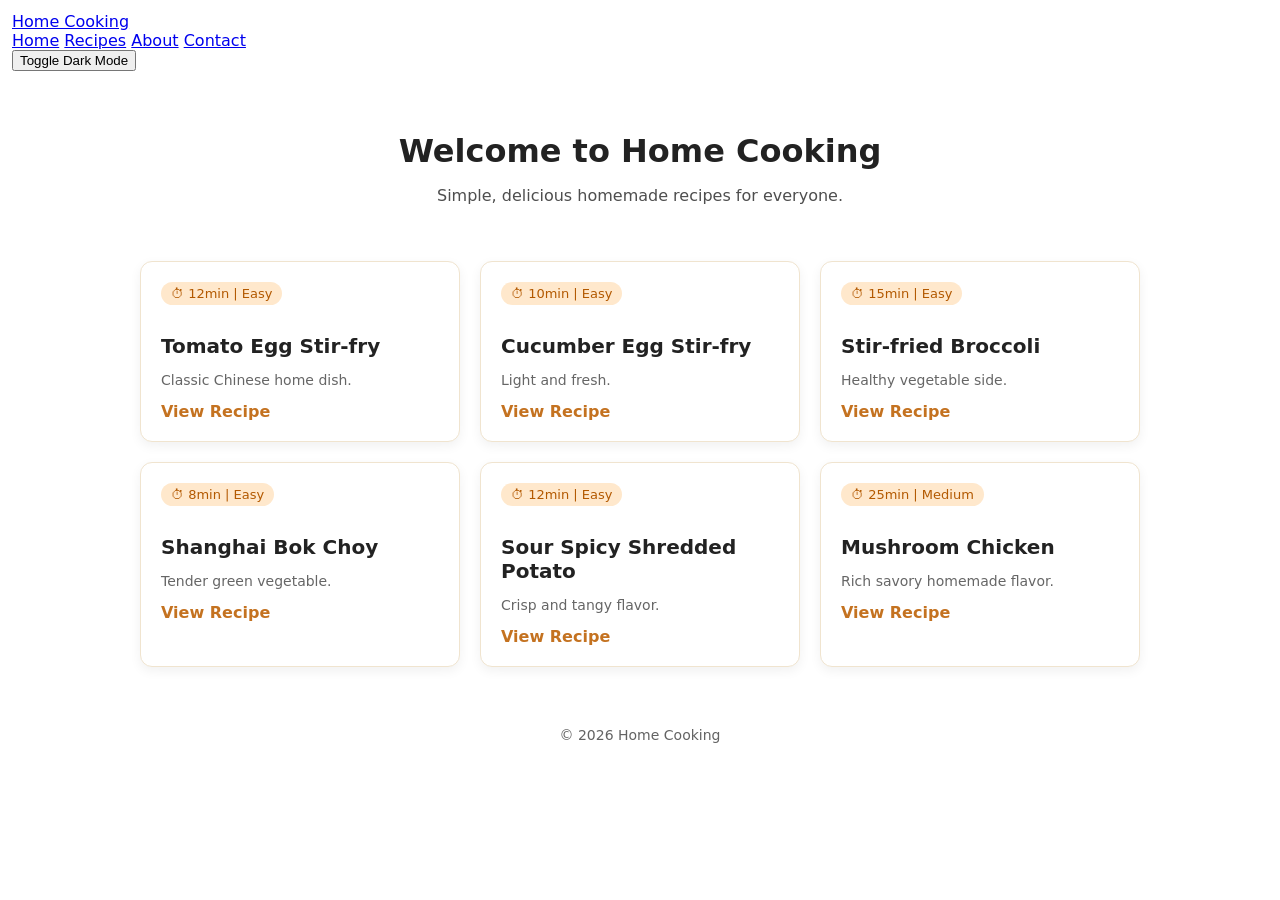
<file: index.html>
<!DOCTYPE html>
<html lang="en">
<head>
    <meta charset="UTF-8">
    <meta name="viewport" content="width=device-width, initial-scale=1.0">
    <title>Home Cooking</title>
    <link rel="stylesheet" href="css/style.css">
</head>
<body>
    <header>
        <nav>
            <a href="index.html" class="logo">Home Cooking</a>
            <div class="nav-links">
                <a href="index.html">Home</a>
                <a href="recipes.html">Recipes</a>
                <a href="about.html">About</a>
                <a href="contact.html">Contact</a>
            </div>
            <button id="theme-toggle">Toggle Dark Mode</button>
        </nav>
    </header>

    <main>
        <div class="hero">
            <h1>Welcome to Home Cooking</h1>
            <p>Simple, delicious homemade recipes for everyone.</p>
        </div>

        <div class="card-grid">
            <div class="recipe-card">
                <div class="card-content">
                    <span class="tag">⏱ 12min | Easy</span>
                    <h2>Tomato Egg Stir-fry</h2>
                    <p>Classic Chinese home dish.</p>
                    <a href="recipes.html">View Recipe</a>
                </div>
            </div>
            <div class="recipe-card">
                <div class="card-content">
                    <span class="tag">⏱ 10min | Easy</span>
                    <h2>Cucumber Egg Stir-fry</h2>
                    <p>Light and fresh.</p>
                    <a href="recipes.html">View Recipe</a>
                </div>
            </div>
            <div class="recipe-card">
                <div class="card-content">
                    <span class="tag">⏱ 15min | Easy</span>
                    <h2>Stir-fried Broccoli</h2>
                    <p>Healthy vegetable side.</p>
                    <a href="recipes.html">View Recipe</a>
                </div>
            </div>
            <div class="recipe-card">
                <div class="card-content">
                    <span class="tag">⏱ 8min | Easy</span>
                    <h2>Shanghai Bok Choy</h2>
                    <p>Tender green vegetable.</p>
                    <a href="recipes.html">View Recipe</a>
                </div>
            </div>
            <div class="recipe-card">
                <div class="card-content">
                    <span class="tag">⏱ 12min | Easy</span>
                    <h2>Sour Spicy Shredded Potato</h2>
                    <p>Crisp and tangy flavor.</p>
                    <a href="recipes.html">View Recipe</a>
                </div>
            </div>
            <div class="recipe-card">
                <div class="card-content">
                    <span class="tag">⏱ 25min | Medium</span>
                    <h2>Mushroom Chicken</h2>
                    <p>Rich savory homemade flavor.</p>
                    <a href="recipes.html">View Recipe</a>
                </div>
            </div>
        </div>
    </main>

    <footer>
        &copy; 2026 Home Cooking
    </footer>
    <script src="js/script.js"></script>
</body>
</html>
</file>
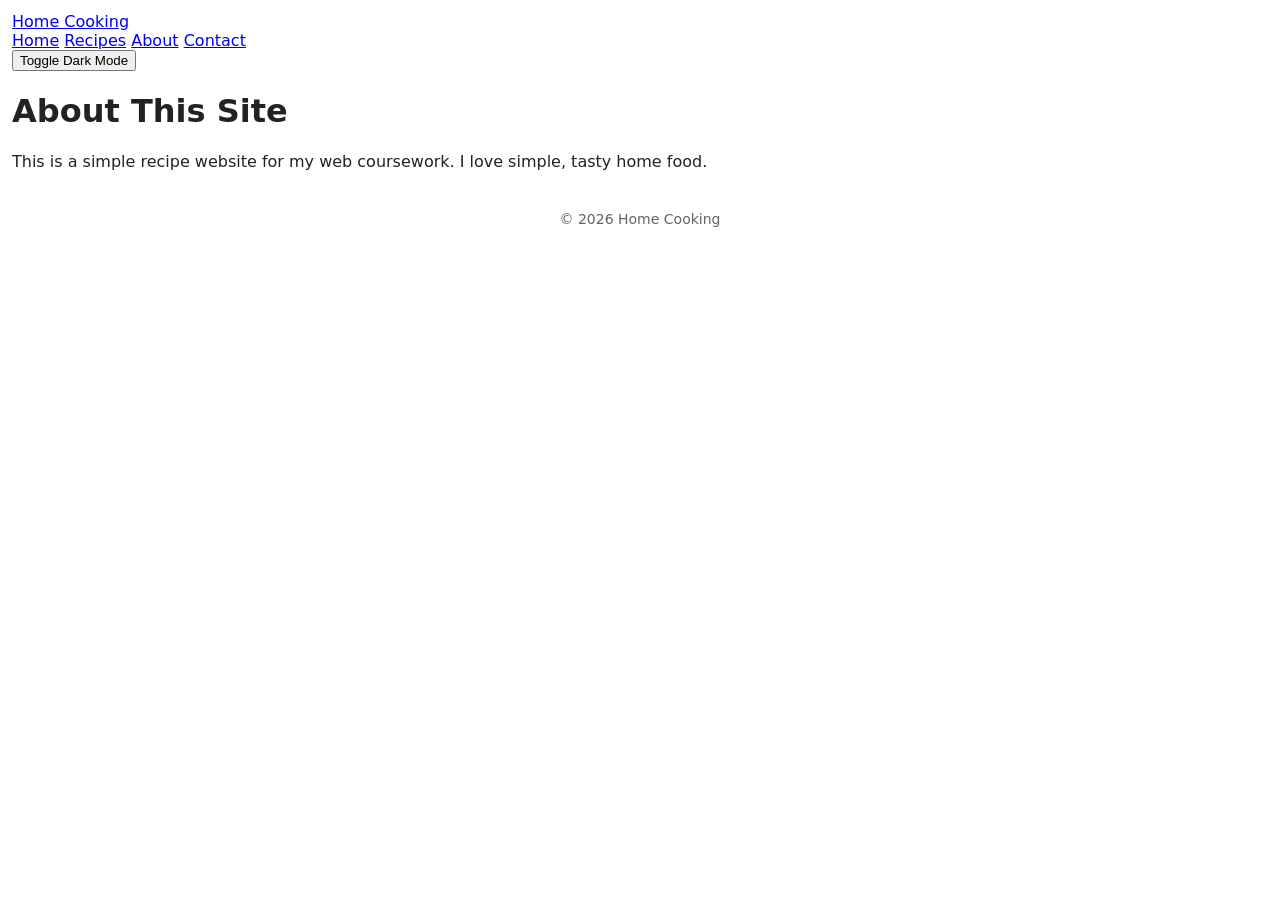
<file: about.html>
<!DOCTYPE html>
<html lang="en">
<head>
    <meta charset="UTF-8">
    <meta name="viewport" content="width=device-width, initial-scale=1.0">
    <title>About | Home Cooking</title>
    <link rel="stylesheet" href="css/style.css">
</head>
<body>
    <header>
        <nav>
            <a href="index.html" class="logo">Home Cooking</a>
            <div class="nav-links">
                <a href="index.html">Home</a>
                <a href="recipes.html">Recipes</a>
                <a href="about.html">About</a>
                <a href="contact.html">Contact</a>
            </div>
            <button id="theme-toggle">Toggle Dark Mode</button>
        </nav>
    </header>
    <main>
        <h1>About This Site</h1>
        <p>This is a simple recipe website for my web coursework. I love simple, tasty home food.</p>
    </main>
    <footer>
        <p>© 2026 Home Cooking</p>
    </footer>
    <script src="js/script.js"></script>
</body>
</html>
</file>
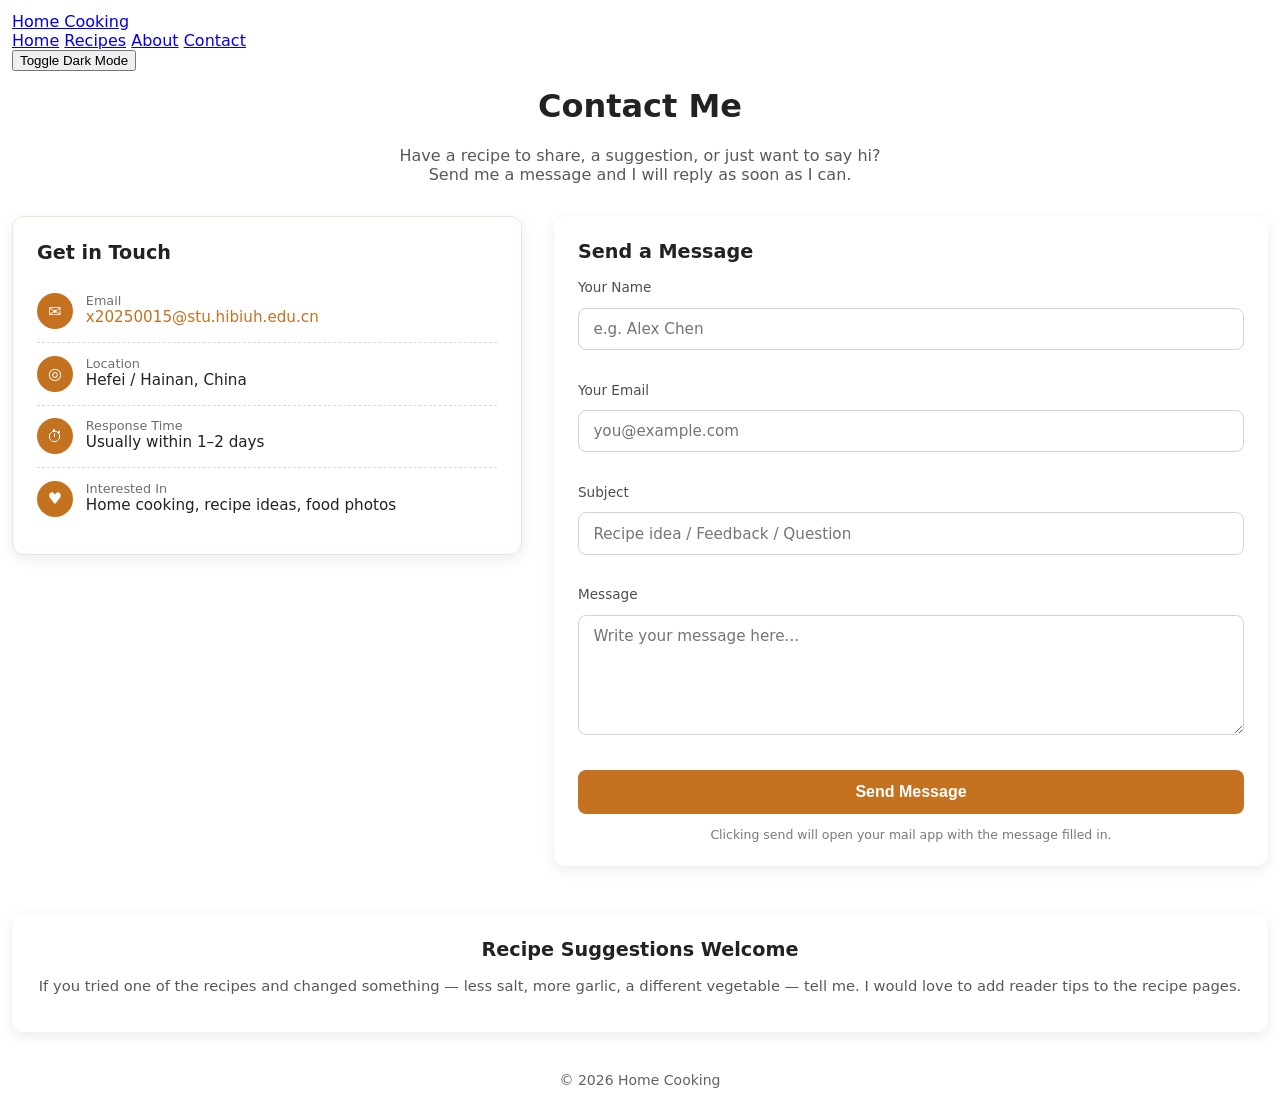
<file: contact.html>
<!DOCTYPE html>
<html lang="en">
<head>
    <meta charset="UTF-8">
    <meta name="viewport" content="width=device-width, initial-scale=1.0">
    <title>Contact | Home Cooking</title>
    <link rel="stylesheet" href="css/style.css">
    <style>
        /* 仅 contact 页面使用的样式，复用全局变量，不影响其他页面 */
        .contact-hero {
            text-align: center;
            padding: 1rem 0 2rem;
        }
        .contact-hero h1 {
            margin-top: 0;
            font-size: 2rem;
        }
        .contact-hero p {
            opacity: 0.75;
            max-width: 520px;
            margin: 0 auto;
        }

        .contact-wrap {
            display: grid;
            grid-template-columns: 1fr 1.4fr;
            gap: 2rem;
            align-items: start;
            margin-bottom: 3rem;
        }

        .info-card {
            background: var(--card-bg);
            border-radius: 12px;
            padding: 1.5rem;
            box-shadow: 0 4px 14px rgba(0, 0, 0, 0.08);
        }

        .info-card h2 {
            margin-top: 0;
            font-size: 1.2rem;
        }

        .info-item {
            display: flex;
            align-items: flex-start;
            gap: 0.8rem;
            padding: 0.8rem 0;
            border-bottom: 1px dashed rgba(128, 128, 128, 0.3);
        }
        .info-item:last-child {
            border-bottom: none;
        }

        .info-icon {
            width: 36px;
            height: 36px;
            flex: 0 0 36px;
            display: flex;
            align-items: center;
            justify-content: center;
            border-radius: 50%;
            background: var(--primary);
            color: #fff;
            font-size: 1rem;
        }

        .info-label {
            font-size: 0.8rem;
            opacity: 0.65;
        }

        .info-value {
            font-size: 0.95rem;
            word-break: break-all;
        }
        .info-value a {
            color: var(--primary);
            text-decoration: none;
        }
        .info-value a:hover {
            text-decoration: underline;
        }

        .contact-form {
            background: var(--card-bg);
            border-radius: 12px;
            padding: 1.5rem;
            box-shadow: 0 4px 14px rgba(0, 0, 0, 0.08);
        }

        .contact-form h2 {
            margin-top: 0;
            font-size: 1.2rem;
        }

        .form-group {
            margin-bottom: 1.1rem;
        }

        .form-group label {
            display: block;
            font-size: 0.85rem;
            margin-bottom: 0.4rem;
            opacity: 0.8;
        }

        .form-group input,
        .form-group textarea {
            width: 100%;
            padding: 0.7rem 0.9rem;
            border: 1px solid rgba(128, 128, 128, 0.35);
            border-radius: 8px;
            background: var(--bg-color);
            color: var(--text-color);
            font-family: inherit;
            font-size: 0.95rem;
            outline: none;
            transition: border-color 0.2s, box-shadow 0.2s;
        }

        .form-group input:focus,
        .form-group textarea:focus {
            border-color: var(--primary);
            box-shadow: 0 0 0 3px rgba(230, 126, 34, 0.18);
        }

        .form-group textarea {
            resize: vertical;
            min-height: 120px;
        }

        .submit-btn {
            width: 100%;
            padding: 0.8rem;
            border: none;
            border-radius: 8px;
            background: var(--primary);
            color: #fff;
            font-size: 1rem;
            font-weight: bold;
            cursor: pointer;
            transition: opacity 0.2s, transform 0.15s;
        }
        .submit-btn:hover {
            opacity: 0.9;
        }
        .submit-btn:active {
            transform: scale(0.98);
        }

        .form-hint {
            font-size: 0.78rem;
            opacity: 0.6;
            text-align: center;
            margin-top: 0.8rem;
        }

        .contact-extra {
            text-align: center;
            padding: 1.5rem;
            border-radius: 12px;
            background: var(--card-bg);
            box-shadow: 0 4px 14px rgba(0, 0, 0, 0.08);
        }
        .contact-extra h2 {
            margin-top: 0;
            font-size: 1.2rem;
        }
        .contact-extra p {
            opacity: 0.75;
            font-size: 0.92rem;
        }

        @media (max-width: 760px) {
            .contact-wrap {
                grid-template-columns: 1fr;
                gap: 1.2rem;
            }
        }
    </style>
</head>
<body>
    <header>
        <nav>
            <a href="index.html" class="logo">Home Cooking</a>
            <div class="nav-links">
                <a href="index.html">Home</a>
                <a href="recipes.html">Recipes</a>
                <a href="about.html">About</a>
                <a href="contact.html">Contact</a>
            </div>
            <button id="theme-toggle">Toggle Dark Mode</button>
        </nav>
    </header>

    <main>
        <div class="contact-hero">
            <h1>Contact Me</h1>
            <p>Have a recipe to share, a suggestion, or just want to say hi? Send me a message and I will reply as soon as I can.</p>
        </div>

        <div class="contact-wrap">
            <!-- 左侧联系信息 -->
            <aside class="info-card">
                <h2>Get in Touch</h2>

                <div class="info-item">
                    <div class="info-icon">✉</div>
                    <div>
                        <div class="info-label">Email</div>
                        <div class="info-value">
                            <a href="mailto:x20250015@stu.hibiuh.edu.cn">x20250015@stu.hibiuh.edu.cn</a>
                        </div>
                    </div>
                </div>

                <div class="info-item">
                    <div class="info-icon">◎</div>
                    <div>
                        <div class="info-label">Location</div>
                        <div class="info-value">Hefei / Hainan, China</div>
                    </div>
                </div>

                <div class="info-item">
                    <div class="info-icon">⏱</div>
                    <div>
                        <div class="info-label">Response Time</div>
                        <div class="info-value">Usually within 1–2 days</div>
                    </div>
                </div>

                <div class="info-item">
                    <div class="info-icon">♥</div>
                    <div>
                        <div class="info-label">Interested In</div>
                        <div class="info-value">Home cooking, recipe ideas, food photos</div>
                    </div>
                </div>
            </aside>

            <!-- 右侧表单 -->
            <section class="contact-form">
                <h2>Send a Message</h2>
                <form action="mailto:x20250015@stu.hibiuh.edu.cn" method="GET" enctype="text/plain">
                    <div class="form-group">
                        <label for="name">Your Name</label>
                        <input type="text" id="name" name="name" placeholder="e.g. Alex Chen" required>
                    </div>
                    <div class="form-group">
                        <label for="email">Your Email</label>
                        <input type="email" id="email" name="email" placeholder="you@example.com" required>
                    </div>
                    <div class="form-group">
                        <label for="subject">Subject</label>
                        <input type="text" id="subject" name="subject" placeholder="Recipe idea / Feedback / Question" required>
                    </div>
                    <div class="form-group">
                        <label for="message">Message</label>
                        <textarea id="message" name="body" placeholder="Write your message here..." required></textarea>
                    </div>
                    <button type="submit" class="submit-btn">Send Message</button>
                    <div class="form-hint">Clicking send will open your mail app with the message filled in.</div>
                </form>
            </section>
        </div>

        <!-- 底部补充区块 -->
        <section class="contact-extra">
            <h2>Recipe Suggestions Welcome</h2>
            <p>If you tried one of the recipes and changed something — less salt, more garlic, a different vegetable — tell me. I would love to add reader tips to the recipe pages.</p>
        </section>
    </main>

    <footer>
        &copy; 2026 Home Cooking
    </footer>
    <script src="js/script.js"></script>
</body>
</html>
</file>
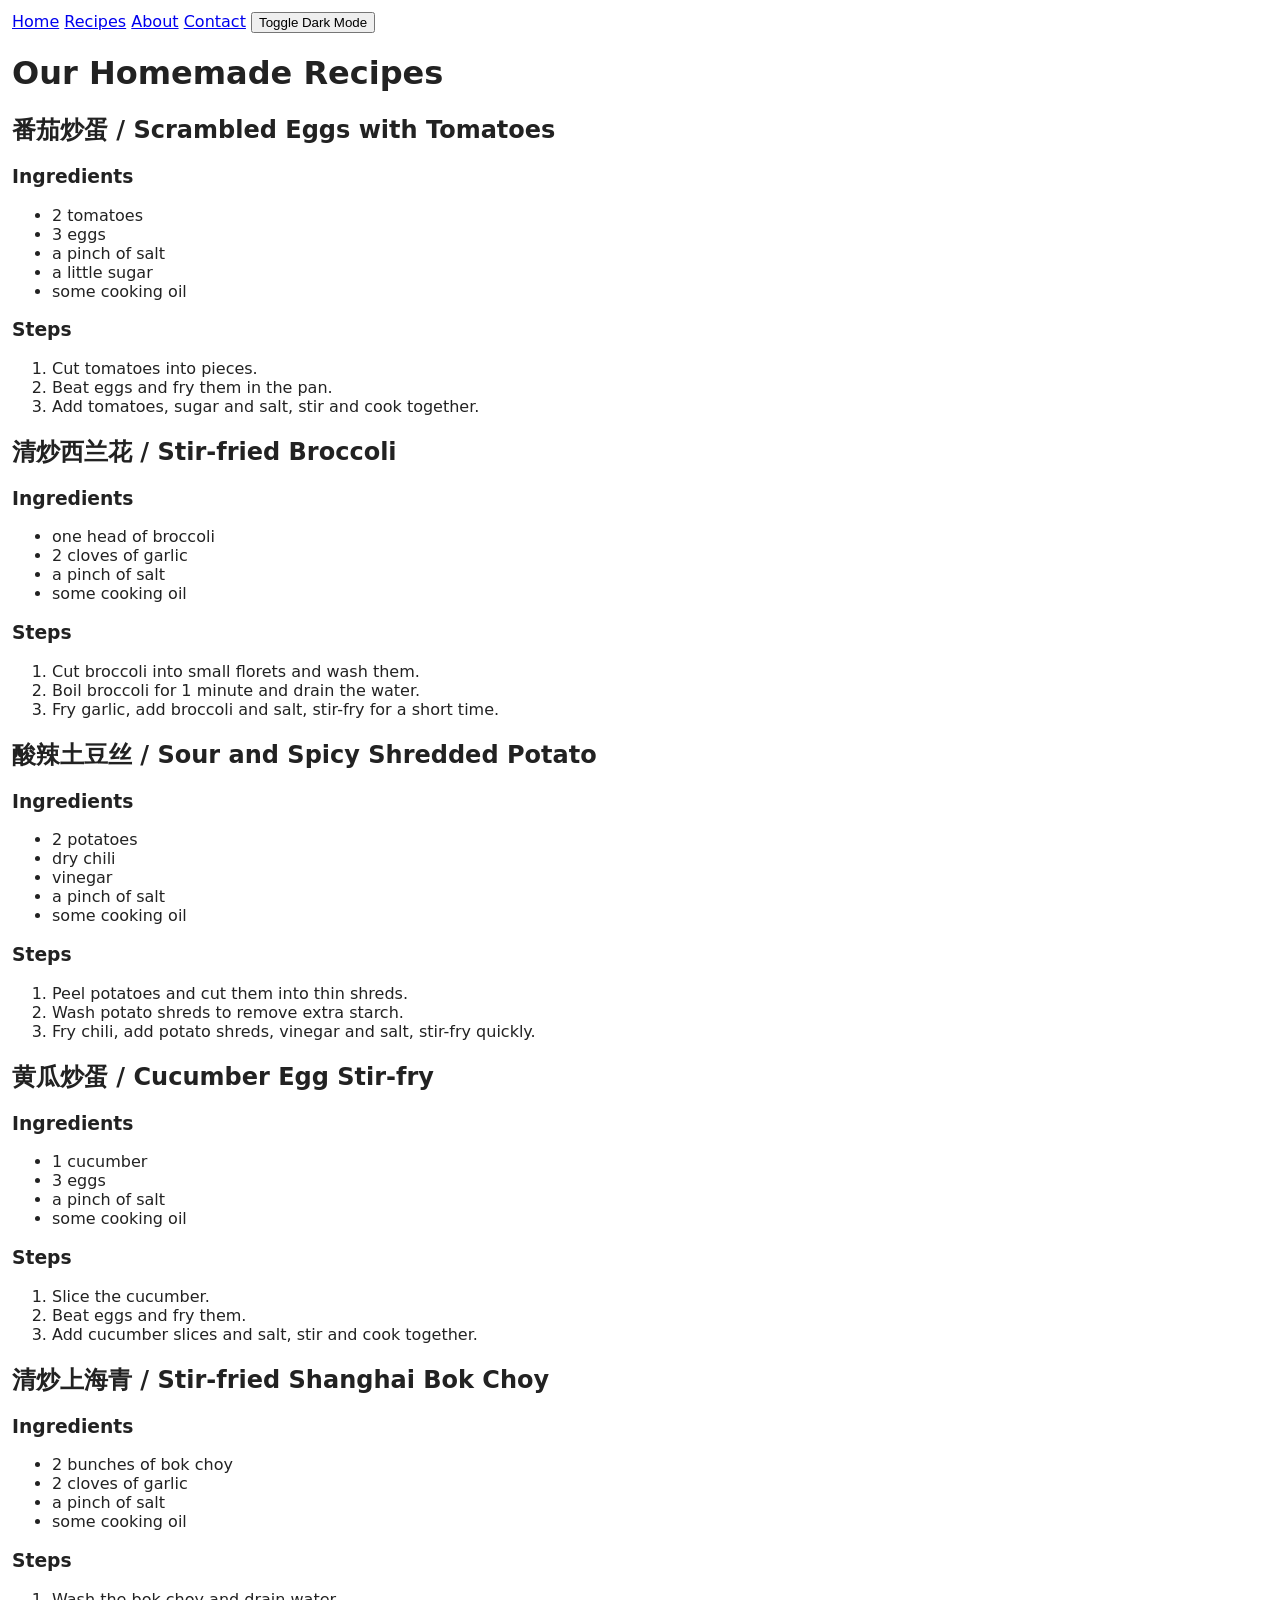
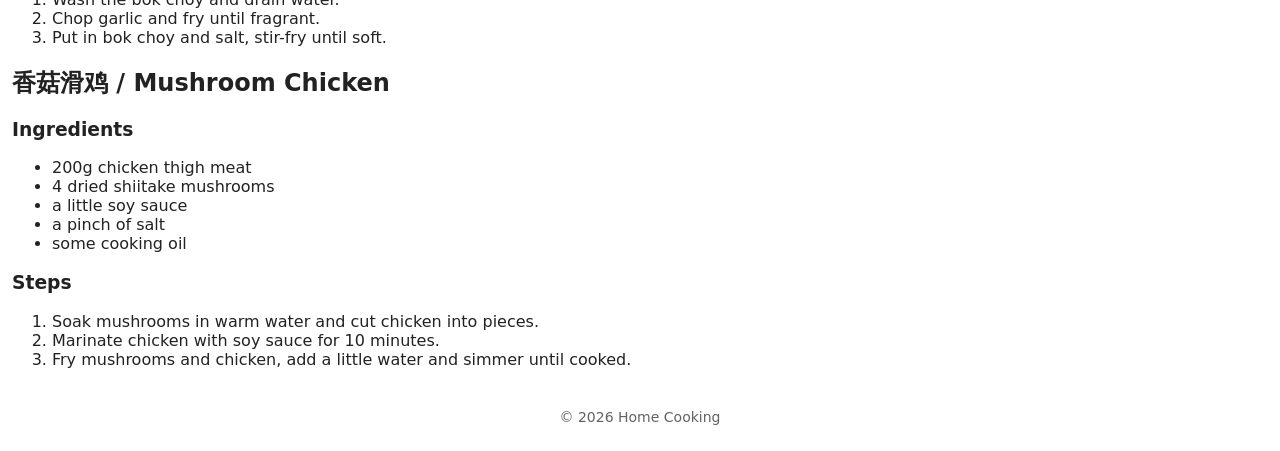
<file: recipes.html>
<!DOCTYPE html>
<html lang="en">
<head>
    <meta charset="UTF-8">
    <meta name="viewport" content="width=device-width, initial-scale=1.0">
    <title>Recipes | Home Cooking</title>
    <link rel="stylesheet" href="css/style.css">
</head>
<body>
    <header>
        <nav>
            <a href="index.html">Home</a>
            <a href="recipes.html">Recipes</a>
            <a href="about.html">About</a>
            <a href="contact.html">Contact</a>
            <button id="theme-toggle">Toggle Dark Mode</button>
        </nav>
    </header>
    <main>
        <h1>Our Homemade Recipes</h1>

        <div class="recipe-item">
            <h2>番茄炒蛋 / Scrambled Eggs with Tomatoes</h2>
            <h3>Ingredients</h3>
            <ul class="ingredient-list">
                <li>2 tomatoes</li>
                <li>3 eggs</li>
                <li>a pinch of salt</li>
                <li>a little sugar</li>
                <li>some cooking oil</li>
            </ul>
            <h3>Steps</h3>
            <ol class="steps">
                <li>Cut tomatoes into pieces.</li>
                <li>Beat eggs and fry them in the pan.</li>
                <li>Add tomatoes, sugar and salt, stir and cook together.</li>
            </ol>
        </div>

        <div class="recipe-item">
            <h2>清炒西兰花 / Stir-fried Broccoli</h2>
            <h3>Ingredients</h3>
            <ul class="ingredient-list">
                <li>one head of broccoli</li>
                <li>2 cloves of garlic</li>
                <li>a pinch of salt</li>
                <li>some cooking oil</li>
            </ul>
            <h3>Steps</h3>
            <ol class="steps">
                <li>Cut broccoli into small florets and wash them.</li>
                <li>Boil broccoli for 1 minute and drain the water.</li>
                <li>Fry garlic, add broccoli and salt, stir-fry for a short time.</li>
            </ol>
        </div>

        <div class="recipe-item">
            <h2>酸辣土豆丝 / Sour and Spicy Shredded Potato</h2>
            <h3>Ingredients</h3>
            <ul class="ingredient-list">
                <li>2 potatoes</li>
                <li>dry chili</li>
                <li>vinegar</li>
                <li>a pinch of salt</li>
                <li>some cooking oil</li>
            </ul>
            <h3>Steps</h3>
            <ol class="steps">
                <li>Peel potatoes and cut them into thin shreds.</li>
                <li>Wash potato shreds to remove extra starch.</li>
                <li>Fry chili, add potato shreds, vinegar and salt, stir-fry quickly.</li>
            </ol>
        </div>

        <div class="recipe-item">
            <h2>黄瓜炒蛋 / Cucumber Egg Stir-fry</h2>
            <h3>Ingredients</h3>
            <ul class="ingredient-list">
                <li>1 cucumber</li>
                <li>3 eggs</li>
                <li>a pinch of salt</li>
                <li>some cooking oil</li>
            </ul>
            <h3>Steps</h3>
            <ol class="steps">
                <li>Slice the cucumber.</li>
                <li>Beat eggs and fry them.</li>
                <li>Add cucumber slices and salt, stir and cook together.</li>
            </ol>
        </div>

        <div class="recipe-item">
            <h2>清炒上海青 / Stir-fried Shanghai Bok Choy</h2>
            <h3>Ingredients</h3>
            <ul class="ingredient-list">
                <li>2 bunches of bok choy</li>
                <li>2 cloves of garlic</li>
                <li>a pinch of salt</li>
                <li>some cooking oil</li>
            </ul>
            <h3>Steps</h3>
            <ol class="steps">
                <li>Wash the bok choy and drain water.</li>
                <li>Chop garlic and fry until fragrant.</li>
                <li>Put in bok choy and salt, stir-fry until soft.</li>
            </ol>
        </div>

        <div class="recipe-item">
            <h2>香菇滑鸡 / Mushroom Chicken</h2>
            <h3>Ingredients</h3>
            <ul class="ingredient-list">
                <li>200g chicken thigh meat</li>
                <li>4 dried shiitake mushrooms</li>
                <li>a little soy sauce</li>
                <li>a pinch of salt</li>
                <li>some cooking oil</li>
            </ul>
            <h3>Steps</h3>
            <ol class="steps">
                <li>Soak mushrooms in warm water and cut chicken into pieces.</li>
                <li>Marinate chicken with soy sauce for 10 minutes.</li>
                <li>Fry mushrooms and chicken, add a little water and simmer until cooked.</li>
            </ol>
        </div>
    </main>
    <footer>
        <p>© 2026 Home Cooking</p>
    </footer>
    <script src="js/script.js"></script>
</body>
</html>
</file>
<file: css/style.css>
:root {
  --bg: #ffffff;
  --text: #222222;
  --card-bg: #fff;
  --border: #f0e4cf;
  --primary: #c47220;
  --tag-bg: #ffe8cc;
  --tag-text: #b35900;
  --link-color: #0000ee;
}
body.dark-mode {
  --bg: #1a1a1a;
  --text: #eeeeee;
  --card-bg: #2c2c2c;
  --border: #444444;
  --primary: #ffb266;
  --tag-bg: #3a2f22;
  --tag-text: #ffd27a;
  --link-color: #88bbff;
}

body {
  background-color: var(--bg);
  color: var(--text);
  transition: 0.3s;
  margin: 0;
  font-family: system-ui, sans-serif;
  padding: 12px;
}

/* 导航链接样式（全部页面生效） */
nav a {
  color: var(--link-color);
}

.hero {
  text-align: center;
  padding: 40px 20px 20px;
}
.hero h1 {
  font-size: 32px;
  margin-bottom: 10px;
}
.hero p {
  color: var(--text);
  opacity: 0.8;
}

.card-grid {
  max-width: 1000px;
  margin: 0 auto;
  padding: 20px;
  display: grid;
  grid-template-columns: repeat(auto-fit, minmax(240px, 1fr));
  gap: 20px;
}
.recipe-card {
  background: var(--card-bg);
  border: 1px solid var(--border);
  border-radius: 12px;
  padding: 20px;
  box-shadow: 0 4px 12px rgba(0, 0, 0, 0.06);
}
.card-content .tag {
  display: inline-block;
  background-color: var(--tag-bg);
  color: var(--tag-text);
  font-size: 13px;
  padding: 4px 10px;
  border-radius: 20px;
  margin-bottom: 12px;
}
.card-content h2 {
  font-size: 20px;
  margin-bottom: 8px;
  color: var(--text);
}
.card-content p {
  font-size: 14px;
  color: #666;
  margin-bottom: 14px;
}
body.dark-mode .card-content p {
  color: #bbbbbb;
}
.card-content a {
  color: var(--primary);
  font-weight: bold;
  text-decoration: none;
}

/* Contact页面两栏卡片 */
.two-column {
  max-width: 1000px;
  margin: 0 auto;
  display: grid;
  grid-template-columns: 1fr 1fr;
  gap: 24px;
  padding: 20px;
}
.info-card, .form-card {
  background: var(--card-bg);
  border: 1px solid var(--border);
  border-radius: 12px;
  padding: 20px;
  box-shadow: 0 4px 12px rgba(0,0,0,0.06);
}
input, textarea {
  width: 100%;
  box-sizing: border-box;
  background: var(--card-bg);
  color: var(--text);
  border: 1px solid var(--border);
  padding: 8px;
  margin: 6px 0 14px;
  border-radius: 6px;
}

/* 食材勾选 */
.ingredient-list li {
  cursor: pointer;
}
.ingredient-list li.checked {
  text-decoration: line-through;
  opacity: 0.6;
}

footer {
  text-align: center;
  margin-top: 40px;
  font-size:14px;
  color: var(--text);
  opacity:0.7;
}
</file>
